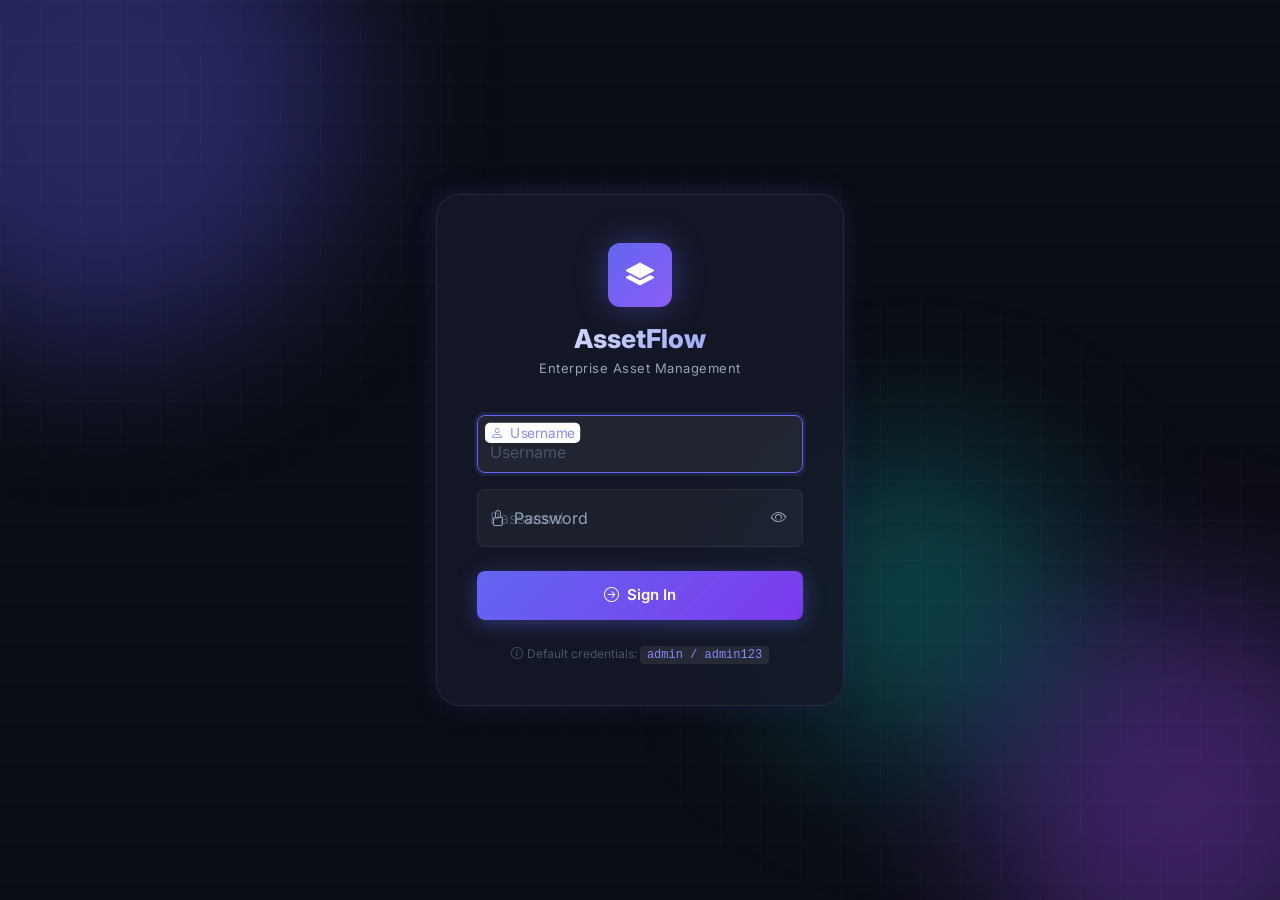
<file: src/main/resources/static/index.html>
<!DOCTYPE html>
<html lang="en">
<head>
  <meta charset="UTF-8" />
  <meta name="viewport" content="width=device-width, initial-scale=1.0" />
  <title>AssetFlow — Login</title>
  <meta name="description" content="Login to AssetFlow - the modern enterprise asset management platform." />
  <link rel="preconnect" href="https://fonts.googleapis.com" />
  <link href="https://fonts.googleapis.com/css2?family=Inter:wght@300;400;500;600;700;800&display=swap" rel="stylesheet" />
  <link href="https://cdn.jsdelivr.net/npm/bootstrap@5.3.3/dist/css/bootstrap.min.css" rel="stylesheet" />
  <link href="https://cdn.jsdelivr.net/npm/bootstrap-icons@1.11.3/font/bootstrap-icons.css" rel="stylesheet" />
  <link rel="stylesheet" href="styles.css" />
</head>
<body class="login-page">

  <!-- Animated Background -->
  <div class="login-bg">
    <div class="blob blob-1"></div>
    <div class="blob blob-2"></div>
    <div class="blob blob-3"></div>
    <div class="grid-overlay"></div>
  </div>

  <div class="login-container">
    <div class="login-card">
      <!-- Brand -->
      <div class="login-brand">
        <div class="brand-icon">
          <i class="bi bi-layers-fill"></i>
        </div>
        <h1 class="brand-name">AssetFlow</h1>
        <p class="brand-tagline">Enterprise Asset Management</p>
      </div>

      <!-- Form -->
      <form id="loginForm" autocomplete="off">
        <div class="form-floating mb-3" id="usernameGroup">
          <input
            type="text"
            class="form-control login-input"
            id="username"
            name="username"
            placeholder="Username"
            required
            autofocus
          />
          <label for="username"><i class="bi bi-person me-2"></i>Username</label>
        </div>

        <div class="form-floating mb-4" id="passwordGroup">
          <input
            type="password"
            class="form-control login-input"
            id="password"
            name="password"
            placeholder="Password"
            required
          />
          <label for="password"><i class="bi bi-lock me-2"></i>Password</label>
          <button type="button" class="btn-toggle-pw" id="togglePassword" aria-label="Toggle password visibility">
            <i class="bi bi-eye" id="togglePwIcon"></i>
          </button>
        </div>

        <div id="loginError" class="alert alert-danger login-error d-none" role="alert">
          <i class="bi bi-exclamation-triangle-fill me-2"></i>
          <span id="loginErrorMsg">Invalid credentials. Please try again.</span>
        </div>

        <button type="submit" class="btn btn-login w-100" id="loginBtn">
          <span id="loginBtnText"><i class="bi bi-arrow-right-circle me-2"></i>Sign In</span>
          <span id="loginBtnSpinner" class="d-none">
            <span class="spinner-border spinner-border-sm me-2" role="status"></span>Signing in...
          </span>
        </button>
      </form>

      <div class="login-hint">
        <i class="bi bi-info-circle me-1"></i>Default credentials: <code>admin / admin123</code>
      </div>
    </div>
  </div>

  <script src="https://cdn.jsdelivr.net/npm/bootstrap@5.3.3/dist/js/bootstrap.bundle.min.js"></script>
  <script src="login.js"></script>
</body>
</html>
</file>
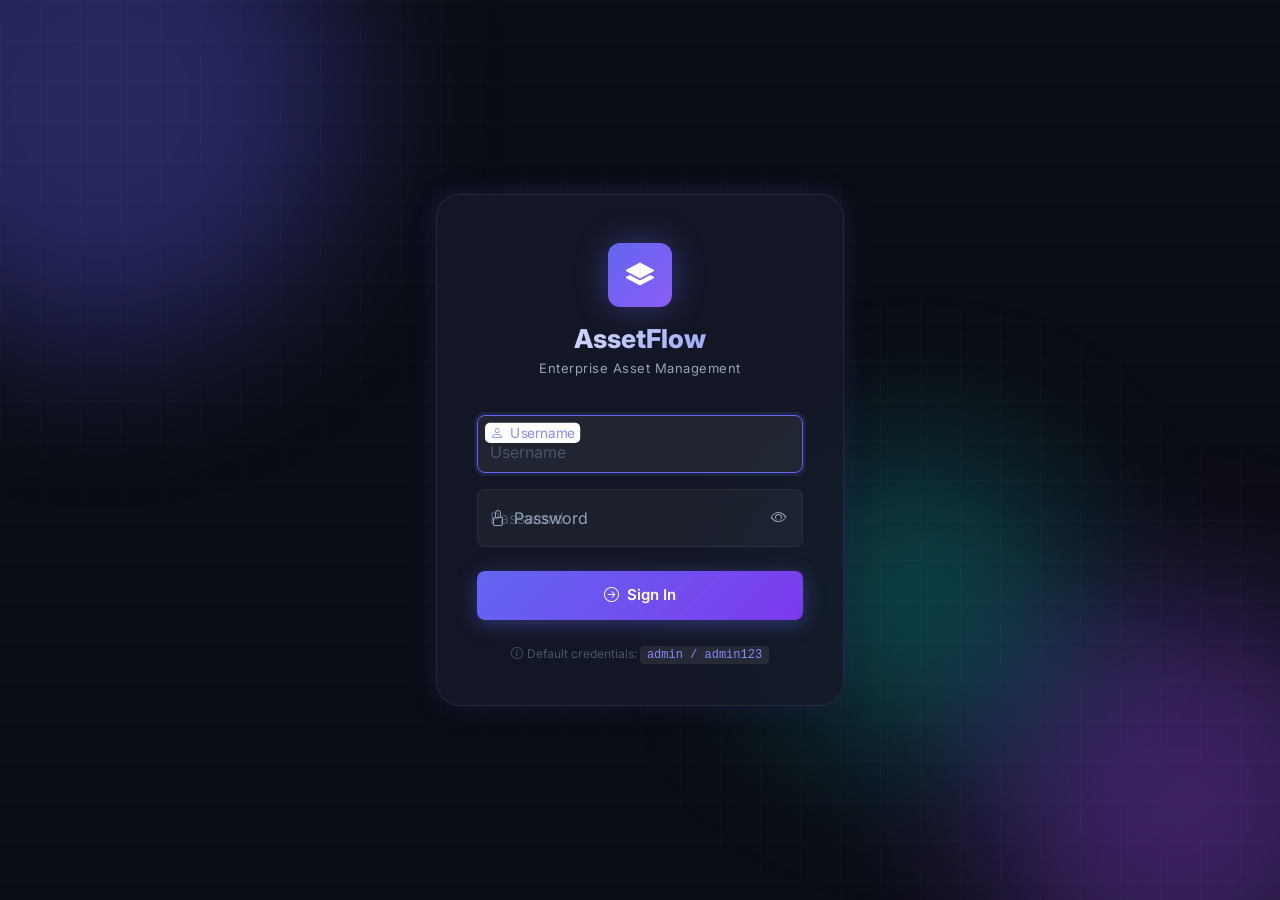
<file: src/main/resources/static/dashboard.html>
<!DOCTYPE html>
<html lang="en">
<head>
  <meta charset="UTF-8" />
  <meta name="viewport" content="width=device-width, initial-scale=1.0" />
  <title>AssetFlow — Dashboard</title>
  <meta name="description" content="AssetFlow enterprise asset management dashboard — manage assets, employees, categories, assignments and maintenance logs." />
  <link rel="preconnect" href="https://fonts.googleapis.com" />
  <link href="https://fonts.googleapis.com/css2?family=Inter:wght@300;400;500;600;700;800&display=swap" rel="stylesheet" />
  <link href="https://cdn.jsdelivr.net/npm/bootstrap@5.3.3/dist/css/bootstrap.min.css" rel="stylesheet" />
  <link href="https://cdn.jsdelivr.net/npm/bootstrap-icons@1.11.3/font/bootstrap-icons.css" rel="stylesheet" />
  <link rel="stylesheet" href="styles.css" />
</head>
<body class="dashboard-page">

  <!-- ════════════════════ SIDEBAR ════════════════════ -->
  <aside class="sidebar" id="sidebar">
    <div class="sidebar-header">
      <div class="brand-mark">
        <i class="bi bi-layers-fill"></i>
      </div>
      <div class="brand-text">
        <span class="brand-title">AssetFlow</span>
        <span class="brand-sub">Management</span>
      </div>
      <button class="sidebar-toggle-btn d-lg-none" id="sidebarClose">
        <i class="bi bi-x-lg"></i>
      </button>
    </div>

    <nav class="sidebar-nav" role="navigation" aria-label="Main navigation">
      <div class="nav-section-label">Overview</div>
      <a href="#" class="nav-item active" data-page="dashboard" id="nav-dashboard">
        <i class="bi bi-grid-1x2-fill"></i>
        <span>Dashboard</span>
      </a>

      <div class="nav-section-label">Management</div>
      <a href="#" class="nav-item" data-page="assets" id="nav-assets">
        <i class="bi bi-cpu-fill"></i>
        <span>Assets</span>
      </a>
      <a href="#" class="nav-item" data-page="categories" id="nav-categories">
        <i class="bi bi-tags-fill"></i>
        <span>Categories</span>
      </a>
      <a href="#" class="nav-item" data-page="employees" id="nav-employees">
        <i class="bi bi-people-fill"></i>
        <span>Employees</span>
      </a>
      <a href="#" class="nav-item" data-page="assignments" id="nav-assignments">
        <i class="bi bi-arrow-left-right"></i>
        <span>Assignments</span>
      </a>
      <a href="#" class="nav-item" data-page="maintenance" id="nav-maintenance">
        <i class="bi bi-tools"></i>
        <span>Maintenance</span>
      </a>
    </nav>

    <div class="sidebar-footer">
      <div class="user-info">
        <div class="user-avatar">
          <i class="bi bi-person-fill"></i>
        </div>
        <div class="user-details">
          <span class="user-name" id="sidebarUsername">Admin</span>
          <span class="user-role">Administrator</span>
        </div>
      </div>
      <button class="btn-logout" id="logoutBtn" title="Logout">
        <i class="bi bi-box-arrow-right"></i>
      </button>
    </div>
  </aside>

  <!-- Sidebar overlay for mobile -->
  <div class="sidebar-overlay d-lg-none" id="sidebarOverlay"></div>

  <!-- ════════════════════ MAIN CONTENT ════════════════════ -->
  <main class="main-content" id="mainContent">

    <!-- Topbar -->
    <header class="topbar">
      <button class="sidebar-toggle-btn d-lg-none" id="sidebarOpen">
        <i class="bi bi-list"></i>
      </button>
      <div class="topbar-title">
        <h2 id="pageTitle">Dashboard</h2>
        <span id="pageBreadcrumb" class="page-breadcrumb">Overview of your asset portfolio</span>
      </div>
      <div class="topbar-actions">
        <button class="btn-icon" id="refreshBtn" title="Refresh data">
          <i class="bi bi-arrow-clockwise"></i>
        </button>
        <div class="topbar-user">
          <div class="user-avatar-sm">
            <i class="bi bi-person-fill"></i>
          </div>
          <span id="topbarUsername">Admin</span>
        </div>
      </div>
    </header>

    <!-- Toast container -->
    <div class="toast-container position-fixed top-0 end-0 p-3" style="z-index:9999">
      <div id="appToast" class="toast align-items-center border-0" role="alert" aria-live="assertive">
        <div class="d-flex">
          <div class="toast-body" id="toastMsg">Action completed successfully.</div>
          <button type="button" class="btn-close btn-close-white me-2 m-auto" data-bs-dismiss="toast"></button>
        </div>
      </div>
    </div>

    <!-- Page content wrapper -->
    <div class="content-area" id="contentArea">

      <!-- ─── DASHBOARD PAGE ─── -->
      <section id="page-dashboard" class="page-section">
        <!-- Stats row -->
        <div class="row g-4 mb-4" id="statsRow">
          <div class="col-12 col-sm-6 col-xl-3">
            <div class="stat-card stat-card--blue">
              <div class="stat-icon"><i class="bi bi-cpu-fill"></i></div>
              <div class="stat-body">
                <div class="stat-number" id="stat-assets">—</div>
                <div class="stat-label">Total Assets</div>
              </div>
              <div class="stat-trend"><i class="bi bi-graph-up-arrow"></i></div>
            </div>
          </div>
          <div class="col-12 col-sm-6 col-xl-3">
            <div class="stat-card stat-card--purple">
              <div class="stat-icon"><i class="bi bi-people-fill"></i></div>
              <div class="stat-body">
                <div class="stat-number" id="stat-employees">—</div>
                <div class="stat-label">Employees</div>
              </div>
              <div class="stat-trend"><i class="bi bi-graph-up-arrow"></i></div>
            </div>
          </div>
          <div class="col-12 col-sm-6 col-xl-3">
            <div class="stat-card stat-card--teal">
              <div class="stat-icon"><i class="bi bi-arrow-left-right"></i></div>
              <div class="stat-body">
                <div class="stat-number" id="stat-assignments">—</div>
                <div class="stat-label">Assignments</div>
              </div>
              <div class="stat-trend"><i class="bi bi-graph-up-arrow"></i></div>
            </div>
          </div>
          <div class="col-12 col-sm-6 col-xl-3">
            <div class="stat-card stat-card--orange">
              <div class="stat-icon"><i class="bi bi-tools"></i></div>
              <div class="stat-body">
                <div class="stat-number" id="stat-maintenance">—</div>
                <div class="stat-label">Maintenance Logs</div>
              </div>
              <div class="stat-trend"><i class="bi bi-graph-up-arrow"></i></div>
            </div>
          </div>
        </div>

        <!-- Recent Assets & Quick Actions -->
        <div class="row g-4">
          <div class="col-12 col-lg-8">
            <div class="content-card">
              <div class="card-header-custom">
                <h3 class="card-title"><i class="bi bi-clock-history me-2"></i>Recent Assets</h3>
                <button class="btn-text-link" data-page="assets">View all <i class="bi bi-arrow-right"></i></button>
              </div>
              <div id="recentAssetsList" class="table-responsive">
                <div class="loading-state"><div class="spinner-border text-primary" role="status"></div></div>
              </div>
            </div>
          </div>
          <div class="col-12 col-lg-4">
            <div class="content-card quick-actions-card">
              <div class="card-header-custom">
                <h3 class="card-title"><i class="bi bi-lightning-charge-fill me-2"></i>Quick Actions</h3>
              </div>
              <div class="quick-actions">
                <button class="quick-action-btn" data-page="assets" data-action="add">
                  <div class="qa-icon qa-icon--blue"><i class="bi bi-plus-circle-fill"></i></div>
                  <span>Add Asset</span>
                  <i class="bi bi-chevron-right ms-auto"></i>
                </button>
                <button class="quick-action-btn" data-page="employees" data-action="add">
                  <div class="qa-icon qa-icon--purple"><i class="bi bi-person-plus-fill"></i></div>
                  <span>Add Employee</span>
                  <i class="bi bi-chevron-right ms-auto"></i>
                </button>
                <button class="quick-action-btn" data-page="assignments" data-action="add">
                  <div class="qa-icon qa-icon--teal"><i class="bi bi-arrow-left-right"></i></div>
                  <span>New Assignment</span>
                  <i class="bi bi-chevron-right ms-auto"></i>
                </button>
                <button class="quick-action-btn" data-page="maintenance" data-action="add">
                  <div class="qa-icon qa-icon--orange"><i class="bi bi-wrench-adjustable-circle-fill"></i></div>
                  <span>Log Maintenance</span>
                  <i class="bi bi-chevron-right ms-auto"></i>
                </button>
                <button class="quick-action-btn" data-page="categories" data-action="add">
                  <div class="qa-icon qa-icon--pink"><i class="bi bi-tag-fill"></i></div>
                  <span>Add Category</span>
                  <i class="bi bi-chevron-right ms-auto"></i>
                </button>
              </div>
            </div>
          </div>
        </div>
      </section>

      <!-- ─── ASSETS PAGE ─── -->
      <section id="page-assets" class="page-section d-none">
        <div class="content-card">
          <div class="card-header-custom">
            <h3 class="card-title"><i class="bi bi-cpu-fill me-2"></i>Assets</h3>
            <button class="btn btn-primary-glow" id="btnAddAsset">
              <i class="bi bi-plus-lg me-1"></i>Add Asset
            </button>
          </div>
          <div class="search-bar mb-3">
            <i class="bi bi-search"></i>
            <input type="text" class="search-input" id="assetSearch" placeholder="Search assets…" />
          </div>
          <div class="table-responsive" id="assetsTableWrap">
            <div class="loading-state"><div class="spinner-border text-primary" role="status"></div></div>
          </div>
        </div>
      </section>

      <!-- ─── CATEGORIES PAGE ─── -->
      <section id="page-categories" class="page-section d-none">
        <div class="content-card">
          <div class="card-header-custom">
            <h3 class="card-title"><i class="bi bi-tags-fill me-2"></i>Categories</h3>
            <button class="btn btn-primary-glow" id="btnAddCategory">
              <i class="bi bi-plus-lg me-1"></i>Add Category
            </button>
          </div>
          <div class="search-bar mb-3">
            <i class="bi bi-search"></i>
            <input type="text" class="search-input" id="categorySearch" placeholder="Search categories…" />
          </div>
          <div class="table-responsive" id="categoriesTableWrap">
            <div class="loading-state"><div class="spinner-border text-primary" role="status"></div></div>
          </div>
        </div>
      </section>

      <!-- ─── EMPLOYEES PAGE ─── -->
      <section id="page-employees" class="page-section d-none">
        <div class="content-card">
          <div class="card-header-custom">
            <h3 class="card-title"><i class="bi bi-people-fill me-2"></i>Employees</h3>
            <button class="btn btn-primary-glow" id="btnAddEmployee">
              <i class="bi bi-plus-lg me-1"></i>Add Employee
            </button>
          </div>
          <div class="search-bar mb-3">
            <i class="bi bi-search"></i>
            <input type="text" class="search-input" id="employeeSearch" placeholder="Search employees…" />
          </div>
          <div class="table-responsive" id="employeesTableWrap">
            <div class="loading-state"><div class="spinner-border text-primary" role="status"></div></div>
          </div>
        </div>
      </section>

      <!-- ─── ASSIGNMENTS PAGE ─── -->
      <section id="page-assignments" class="page-section d-none">
        <div class="content-card">
          <div class="card-header-custom">
            <h3 class="card-title"><i class="bi bi-arrow-left-right me-2"></i>Asset Assignments</h3>
            <button class="btn btn-primary-glow" id="btnAddAssignment">
              <i class="bi bi-plus-lg me-1"></i>New Assignment
            </button>
          </div>
          <div class="search-bar mb-3">
            <i class="bi bi-search"></i>
            <input type="text" class="search-input" id="assignmentSearch" placeholder="Search assignments…" />
          </div>
          <div class="table-responsive" id="assignmentsTableWrap">
            <div class="loading-state"><div class="spinner-border text-primary" role="status"></div></div>
          </div>
        </div>
      </section>

      <!-- ─── MAINTENANCE PAGE ─── -->
      <section id="page-maintenance" class="page-section d-none">
        <div class="content-card">
          <div class="card-header-custom">
            <h3 class="card-title"><i class="bi bi-tools me-2"></i>Maintenance Logs</h3>
            <button class="btn btn-primary-glow" id="btnAddMaintenance">
              <i class="bi bi-plus-lg me-1"></i>Log Entry
            </button>
          </div>
          <div class="search-bar mb-3">
            <i class="bi bi-search"></i>
            <input type="text" class="search-input" id="maintenanceSearch" placeholder="Search logs…" />
          </div>
          <div class="table-responsive" id="maintenanceTableWrap">
            <div class="loading-state"><div class="spinner-border text-primary" role="status"></div></div>
          </div>
        </div>
      </section>

    </div><!-- /content-area -->
  </main>

  <!-- ════════════════════ MODALS ════════════════════ -->

  <!-- Asset Modal -->
  <div class="modal fade" id="assetModal" tabindex="-1" aria-labelledby="assetModalLabel" aria-hidden="true">
    <div class="modal-dialog modal-lg modal-dialog-centered">
      <div class="modal-content modal-custom">
        <div class="modal-header modal-header-custom">
          <h5 class="modal-title" id="assetModalLabel">Add Asset</h5>
          <button type="button" class="btn-close btn-close-white" data-bs-dismiss="modal"></button>
        </div>
        <div class="modal-body">
          <form id="assetForm">
            <input type="hidden" id="assetId" />
            <div class="row g-3">
              <div class="col-md-6">
                <label class="form-label" for="assetName">Asset Name <span class="text-danger">*</span></label>
                <input type="text" class="form-control form-control-custom" id="assetName" placeholder="e.g. Dell Laptop XPS 15" />
              </div>
              <div class="col-md-6">
                <label class="form-label" for="assetSerial">Serial Number <span class="text-danger">*</span></label>
                <input type="text" class="form-control form-control-custom" id="assetSerial" placeholder="e.g. SN-2024-001" />
              </div>
              <div class="col-md-6">
                <label class="form-label" for="assetStatus">Status <span class="text-danger">*</span></label>
                <select class="form-select form-control-custom" id="assetStatus">
                  <option value="">Select status…</option>
                  <option value="Available">Available</option>
                  <option value="Assigned">Assigned</option>
                  <option value="Under Maintenance">Under Maintenance</option>
                </select>
              </div>
              <div class="col-md-6">
                <label class="form-label" for="assetCategory">Category <span class="text-danger">*</span></label>
                <select class="form-select form-control-custom" id="assetCategory">
                  <option value="">Select category…</option>
                </select>
              </div>
              <div class="col-md-6">
                <label class="form-label" for="assetPrice">Price</label>
                <input type="number" step="0.01" class="form-control form-control-custom" id="assetPrice" placeholder="e.g. 1200.00" />
              </div>
              <div class="col-md-6">
                <label class="form-label" for="assetPurchasePrice">Purchase Price</label>
                <input type="number" step="0.01" class="form-control form-control-custom" id="assetPurchasePrice" placeholder="e.g. 1100.00" />
              </div>
              <div class="col-md-6">
                <label class="form-label" for="assetPurchaseDate">Purchase Date</label>
                <input type="date" class="form-control form-control-custom" id="assetPurchaseDate" />
              </div>
            </div>
          </form>
        </div>
        <div class="modal-footer modal-footer-custom">
          <button type="button" class="btn btn-outline-secondary" data-bs-dismiss="modal">Cancel</button>
          <button type="button" class="btn btn-primary-glow" id="saveAssetBtn">
            <i class="bi bi-check-circle me-1"></i>Save Asset
          </button>
        </div>
      </div>
    </div>
  </div>

  <!-- Category Modal -->
  <div class="modal fade" id="categoryModal" tabindex="-1" aria-labelledby="categoryModalLabel" aria-hidden="true">
    <div class="modal-dialog modal-dialog-centered">
      <div class="modal-content modal-custom">
        <div class="modal-header modal-header-custom">
          <h5 class="modal-title" id="categoryModalLabel">Add Category</h5>
          <button type="button" class="btn-close btn-close-white" data-bs-dismiss="modal"></button>
        </div>
        <div class="modal-body">
          <form id="categoryForm">
            <input type="hidden" id="categoryId" />
            <div class="mb-3">
              <label class="form-label" for="categoryName">Name <span class="text-danger">*</span></label>
              <input type="text" class="form-control form-control-custom" id="categoryName" placeholder="e.g. Laptops" />
            </div>
            <div class="mb-3">
              <label class="form-label" for="categoryDescription">Description</label>
              <textarea class="form-control form-control-custom" id="categoryDescription" rows="3" placeholder="Brief description…"></textarea>
            </div>
          </form>
        </div>
        <div class="modal-footer modal-footer-custom">
          <button type="button" class="btn btn-outline-secondary" data-bs-dismiss="modal">Cancel</button>
          <button type="button" class="btn btn-primary-glow" id="saveCategoryBtn">
            <i class="bi bi-check-circle me-1"></i>Save Category
          </button>
        </div>
      </div>
    </div>
  </div>

  <!-- Employee Modal -->
  <div class="modal fade" id="employeeModal" tabindex="-1" aria-labelledby="employeeModalLabel" aria-hidden="true">
    <div class="modal-dialog modal-dialog-centered">
      <div class="modal-content modal-custom">
        <div class="modal-header modal-header-custom">
          <h5 class="modal-title" id="employeeModalLabel">Add Employee</h5>
          <button type="button" class="btn-close btn-close-white" data-bs-dismiss="modal"></button>
        </div>
        <div class="modal-body">
          <form id="employeeForm">
            <input type="hidden" id="employeeId" />
            <div class="row g-3">
              <div class="col-12">
                <label class="form-label" for="employeeName">Full Name <span class="text-danger">*</span></label>
                <input type="text" class="form-control form-control-custom" id="employeeName" placeholder="e.g. John Doe" />
              </div>
              <div class="col-md-6">
                <label class="form-label" for="employeeEmail">Email <span class="text-danger">*</span></label>
                <input type="text" class="form-control form-control-custom" id="employeeEmail" placeholder="john@company.com" />
              </div>
              <div class="col-md-6">
                <label class="form-label" for="employeeCompany">Company <span class="text-danger">*</span></label>
                <input type="text" class="form-control form-control-custom" id="employeeCompany" placeholder="e.g. Wipro" />
              </div>
            </div>
          </form>
        </div>
        <div class="modal-footer modal-footer-custom">
          <button type="button" class="btn btn-outline-secondary" data-bs-dismiss="modal">Cancel</button>
          <button type="button" class="btn btn-primary-glow" id="saveEmployeeBtn">
            <i class="bi bi-check-circle me-1"></i>Save Employee
          </button>
        </div>
      </div>
    </div>
  </div>

  <!-- Assignment Modal -->
  <div class="modal fade" id="assignmentModal" tabindex="-1" aria-labelledby="assignmentModalLabel" aria-hidden="true">
    <div class="modal-dialog modal-dialog-centered">
      <div class="modal-content modal-custom">
        <div class="modal-header modal-header-custom">
          <h5 class="modal-title" id="assignmentModalLabel">New Assignment</h5>
          <button type="button" class="btn-close btn-close-white" data-bs-dismiss="modal"></button>
        </div>
        <div class="modal-body">
          <form id="assignmentForm">
            <input type="hidden" id="assignmentId" />
            <div class="row g-3">
              <div class="col-md-6">
                <label class="form-label" for="assignmentAsset">Asset <span class="text-danger">*</span></label>
                <select class="form-select form-control-custom" id="assignmentAsset">
                  <option value="">Select asset…</option>
                </select>
              </div>
              <div class="col-md-6">
                <label class="form-label" for="assignmentEmployee">Employee <span class="text-danger">*</span></label>
                <select class="form-select form-control-custom" id="assignmentEmployee">
                  <option value="">Select employee…</option>
                </select>
              </div>
              <div class="col-md-6">
                <label class="form-label" for="assignedDate">Assigned Date <span class="text-danger">*</span></label>
                <input type="date" class="form-control form-control-custom" id="assignedDate" />
              </div>
              <div class="col-md-6">
                <label class="form-label" for="returnDate">Return Date</label>
                <input type="date" class="form-control form-control-custom" id="returnDate" />
              </div>
            </div>
          </form>
        </div>
        <div class="modal-footer modal-footer-custom">
          <button type="button" class="btn btn-outline-secondary" data-bs-dismiss="modal">Cancel</button>
          <button type="button" class="btn btn-primary-glow" id="saveAssignmentBtn">
            <i class="bi bi-check-circle me-1"></i>Save Assignment
          </button>
        </div>
      </div>
    </div>
  </div>

  <!-- Maintenance Modal -->
  <div class="modal fade" id="maintenanceModal" tabindex="-1" aria-labelledby="maintenanceModalLabel" aria-hidden="true">
    <div class="modal-dialog modal-dialog-centered">
      <div class="modal-content modal-custom">
        <div class="modal-header modal-header-custom">
          <h5 class="modal-title" id="maintenanceModalLabel">Log Maintenance</h5>
          <button type="button" class="btn-close btn-close-white" data-bs-dismiss="modal"></button>
        </div>
        <div class="modal-body">
          <form id="maintenanceForm">
            <input type="hidden" id="maintenanceId" />
            <div class="row g-3">
              <div class="col-12">
                <label class="form-label" for="maintenanceAsset">Asset <span class="text-danger">*</span></label>
                <select class="form-select form-control-custom" id="maintenanceAsset">
                  <option value="">Select asset…</option>
                </select>
              </div>
              <div class="col-md-6">
                <label class="form-label" for="maintenanceDate">Maintenance Date</label>
                <input type="date" class="form-control form-control-custom" id="maintenanceDate" />
              </div>
              <div class="col-md-6">
                <label class="form-label" for="maintenanceStatus">Status</label>
                <select class="form-select form-control-custom" id="maintenanceStatus">
                  <option value="Pending">Pending</option>
                  <option value="In Progress">In Progress</option>
                  <option value="Repaired">Repaired</option>
                  <option value="Rejected">Rejected</option>
                </select>
              </div>
              <div class="col-12">
                <label class="form-label" for="maintenanceDescription">Description <span class="text-danger">*</span></label>
                <textarea class="form-control form-control-custom" id="maintenanceDescription" rows="3" placeholder="Describe the maintenance work…"></textarea>
              </div>
              <div class="col-12 d-none" id="rejectionMessageWrap">
                <label class="form-label" for="maintenanceRejectionMessage">Rejection Reason <span class="text-danger">*</span></label>
                <textarea class="form-control form-control-custom" id="maintenanceRejectionMessage" rows="2" placeholder="Enter reason for rejection…"></textarea>
              </div>
            </div>
          </form>
        </div>
        <div class="modal-footer modal-footer-custom">
          <button type="button" class="btn btn-outline-secondary" data-bs-dismiss="modal">Cancel</button>
          <button type="button" class="btn btn-primary-glow" id="saveMaintenanceBtn">
            <i class="bi bi-check-circle me-1"></i>Save Log
          </button>
        </div>
      </div>
    </div>
  </div>

  <!-- Reject Reason Modal -->
  <div class="modal fade" id="rejectModal" tabindex="-1" aria-hidden="true">
    <div class="modal-dialog modal-dialog-centered modal-sm">
      <div class="modal-content modal-custom">
        <div class="modal-header modal-header-custom">
          <h5 class="modal-title"><i class="bi bi-x-circle-fill me-2 text-danger"></i>Reject Request</h5>
          <button type="button" class="btn-close btn-close-white" data-bs-dismiss="modal"></button>
        </div>
        <div class="modal-body">
          <label class="form-label">Reason <span class="text-danger">*</span></label>
          <textarea class="form-control form-control-custom" id="rejectMessageInput" rows="3" placeholder="Enter rejection reason…"></textarea>
          <div class="invalid-feedback">Reason is required.</div>
        </div>
        <div class="modal-footer modal-footer-custom">
          <button type="button" class="btn btn-outline-secondary" data-bs-dismiss="modal">Cancel</button>
          <button type="button" class="btn btn-danger-glow" id="confirmRejectBtn">Reject</button>
        </div>
      </div>
    </div>
  </div>

  <!-- Delete Confirm Modal -->
  <div class="modal fade" id="deleteModal" tabindex="-1" aria-labelledby="deleteModalLabel" aria-hidden="true">
    <div class="modal-dialog modal-dialog-centered modal-sm">
      <div class="modal-content modal-custom">
        <div class="modal-body text-center p-4">
          <div class="delete-icon-wrap mb-3">
            <i class="bi bi-trash3-fill"></i>
          </div>
          <h5 class="mb-2">Delete Record?</h5>
          <p class="text-muted small mb-4">This action cannot be undone.</p>
          <div class="d-flex gap-2 justify-content-center">
            <button type="button" class="btn btn-outline-secondary px-4" data-bs-dismiss="modal">Cancel</button>
            <button type="button" class="btn btn-danger-glow px-4" id="confirmDeleteBtn">Delete</button>
          </div>
        </div>
      </div>
    </div>
  </div>

  <script src="https://cdn.jsdelivr.net/npm/bootstrap@5.3.3/dist/js/bootstrap.bundle.min.js"></script>
  <script src="api.js"></script>
  <script src="dashboard.js"></script>
  <script src="assets.js"></script>
  <script src="categories.js"></script>
  <script src="employees.js"></script>
  <script src="assignments.js"></script>
  <script src="maintenance.js"></script>
  <script src="init.js"></script>
</body>
</html>
</file>
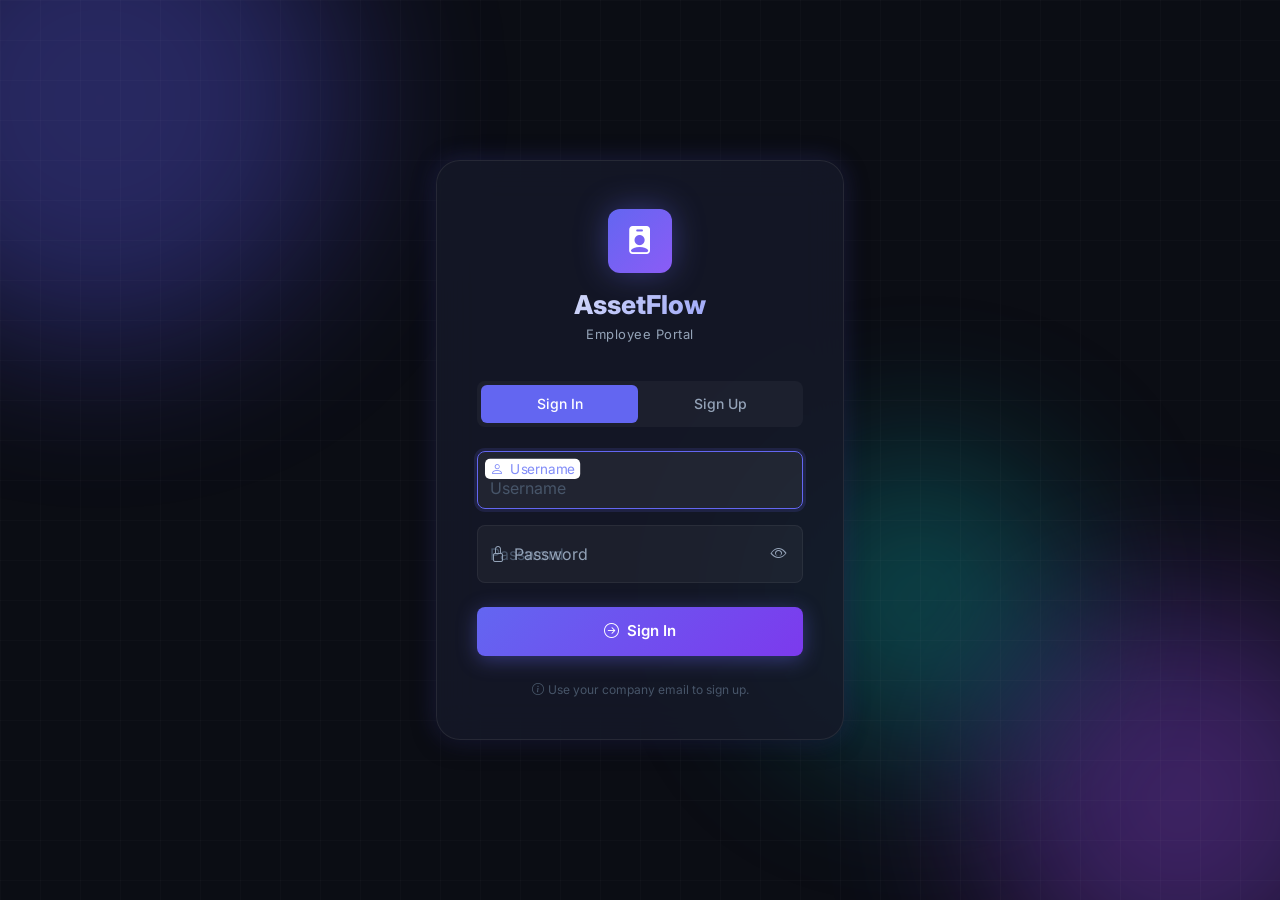
<file: src/main/resources/static/user-dashboard.html>
<!DOCTYPE html>
<html lang="en">
<head>
  <meta charset="UTF-8" />
  <meta name="viewport" content="width=device-width, initial-scale=1.0" />
  <title>AssetFlow — My Assets</title>
  <link rel="preconnect" href="https://fonts.googleapis.com" />
  <link href="https://fonts.googleapis.com/css2?family=Inter:wght@300;400;500;600;700;800&display=swap" rel="stylesheet" />
  <link href="https://cdn.jsdelivr.net/npm/bootstrap@5.3.3/dist/css/bootstrap.min.css" rel="stylesheet" />
  <link href="https://cdn.jsdelivr.net/npm/bootstrap-icons@1.11.3/font/bootstrap-icons.css" rel="stylesheet" />
  <link rel="stylesheet" href="styles.css" />
</head>
<body class="dashboard-page">

  <!-- SIDEBAR -->
  <aside class="sidebar" id="sidebar">
    <div class="sidebar-header">
      <div class="brand-mark">
        <i class="bi bi-layers-fill"></i>
      </div>
      <div class="brand-text">
        <span class="brand-title">AssetFlow</span>
        <span class="brand-sub">Employee Portal</span>
      </div>
      <button class="sidebar-toggle-btn d-lg-none" id="sidebarClose">
        <i class="bi bi-x-lg"></i>
      </button>
    </div>

    <nav class="sidebar-nav" role="navigation">
      <div class="nav-section-label">My Account</div>
      <a href="#" class="nav-item active" id="nav-myassets">
        <i class="bi bi-box-seam-fill"></i>
        <span>My Assets</span>
      </a>
      <a href="#" class="nav-item" id="nav-maintenance">
        <i class="bi bi-tools"></i>
        <span>Maintenance History</span>
      </a>
    </nav>

    <div class="sidebar-footer">
      <div class="user-info">
        <div class="user-avatar">
          <i class="bi bi-person-fill"></i>
        </div>
        <div class="user-details">
          <span class="user-name" id="sidebarUsername">User</span>
          <span class="user-role">Employee</span>
        </div>
      </div>
      <button class="btn-logout" id="logoutBtn" title="Logout">
        <i class="bi bi-box-arrow-right"></i>
      </button>
    </div>
  </aside>

  <div class="sidebar-overlay d-lg-none" id="sidebarOverlay"></div>

  <!-- MAIN CONTENT -->
  <main class="main-content" id="mainContent">

    <header class="topbar">
      <button class="sidebar-toggle-btn d-lg-none" id="sidebarOpen">
        <i class="bi bi-list"></i>
      </button>
      <div class="topbar-title">
        <h2 id="pageTitle">My Assets</h2>
        <span class="page-breadcrumb">Assets currently assigned to you</span>
      </div>
      <div class="topbar-actions">
        <button class="btn-icon" id="refreshBtn" title="Refresh">
          <i class="bi bi-arrow-clockwise"></i>
        </button>
        <div class="topbar-user">
          <div class="user-avatar-sm">
            <i class="bi bi-person-fill"></i>
          </div>
          <span id="topbarUsername">User</span>
        </div>
      </div>
    </header>

    <!-- Toast -->
    <div class="toast-container position-fixed top-0 end-0 p-3" style="z-index:9999">
      <div id="appToast" class="toast align-items-center border-0" role="alert">
        <div class="d-flex">
          <div class="toast-body" id="toastMsg">Done.</div>
          <button type="button" class="btn-close btn-close-white me-2 m-auto" data-bs-dismiss="toast"></button>
        </div>
      </div>
    </div>

    <div class="content-area">

      <!-- Summary card -->
      <div class="row g-4 mb-4">
        <div class="col-12 col-sm-4">
          <div class="stat-card stat-card--blue">
            <div class="stat-icon"><i class="bi bi-box-seam-fill"></i></div>
            <div class="stat-body">
              <div class="stat-number" id="stat-total">—</div>
              <div class="stat-label">Total Assigned</div>
            </div>
          </div>
        </div>
        <div class="col-12 col-sm-4">
          <div class="stat-card stat-card--teal">
            <div class="stat-icon"><i class="bi bi-check-circle-fill"></i></div>
            <div class="stat-body">
              <div class="stat-number" id="stat-active">—</div>
              <div class="stat-label">Active</div>
            </div>
          </div>
        </div>
        <div class="col-12 col-sm-4">
          <div class="stat-card stat-card--orange">
            <div class="stat-icon"><i class="bi bi-tools"></i></div>
            <div class="stat-body">
              <div class="stat-number" id="stat-maintenance">—</div>
              <div class="stat-label">Under Maintenance</div>
            </div>
          </div>
        </div>
      </div>

      <!-- Assets table -->
      <div id="section-myassets">
        <div class="content-card">
          <div class="card-header-custom">
            <h3 class="card-title"><i class="bi bi-box-seam-fill me-2"></i>Assigned Assets</h3>
          </div>
          <div class="search-bar mb-3">
            <i class="bi bi-search"></i>
            <input type="text" class="search-input" id="assetSearch" placeholder="Search assets…" />
          </div>
          <div class="table-responsive" id="assetsTableWrap">
            <div class="loading-state">
              <div class="spinner-border text-primary" role="status"></div>
            </div>
          </div>
        </div>
      </div>

      <!-- Maintenance History section -->
      <div id="section-maintenance" class="d-none">
        <div class="content-card">
          <div class="card-header-custom">
            <h3 class="card-title"><i class="bi bi-tools me-2"></i>Maintenance History</h3>
          </div>
          <div class="search-bar mb-3">
            <i class="bi bi-search"></i>
            <input type="text" class="search-input" id="maintSearch" placeholder="Search requests…" />
          </div>
          <div class="table-responsive" id="maintHistoryWrap">
            <div class="loading-state">
              <div class="spinner-border text-primary" role="status"></div>
            </div>
          </div>
        </div>
      </div>

    </div>
  </main>

  <!-- Maintenance Modal -->
  <div class="modal fade" id="maintenanceModal" tabindex="-1" aria-labelledby="maintenanceModalLabel" aria-hidden="true">
    <div class="modal-dialog modal-dialog-centered">
      <div class="modal-content modal-custom">
        <div class="modal-header modal-header-custom">
          <h5 class="modal-title" id="maintenanceModalLabel"><i class="bi bi-tools me-2"></i>Report Maintenance</h5>
          <button type="button" class="btn-close btn-close-white" data-bs-dismiss="modal"></button>
        </div>
        <div class="modal-body">
          <form id="maintenanceForm">
            <input type="hidden" id="maintAssetId" />
            <div class="mb-3">
              <label class="form-label">Asset</label>
              <input type="text" class="form-control form-control-custom" id="maintAssetName" readonly />
            </div>
            <div class="mb-3">
              <label class="form-label" for="maintDesc">Description <span class="text-danger">*</span></label>
              <textarea class="form-control form-control-custom" id="maintDesc" rows="4"
                placeholder="Describe the issue or maintenance needed…"></textarea>
            </div>
          </form>
        </div>
        <div class="modal-footer modal-footer-custom">
          <button type="button" class="btn btn-outline-secondary" data-bs-dismiss="modal">Cancel</button>
          <button type="button" class="btn btn-primary-glow" id="submitMaintenanceBtn">
            <i class="bi bi-send me-1"></i>Submit
          </button>
        </div>
      </div>
    </div>
  </div>

  <script src="https://cdn.jsdelivr.net/npm/bootstrap@5.3.3/dist/js/bootstrap.bundle.min.js"></script>
  <script src="user-dashboard.js"></script>
</body>
</html>
</file>
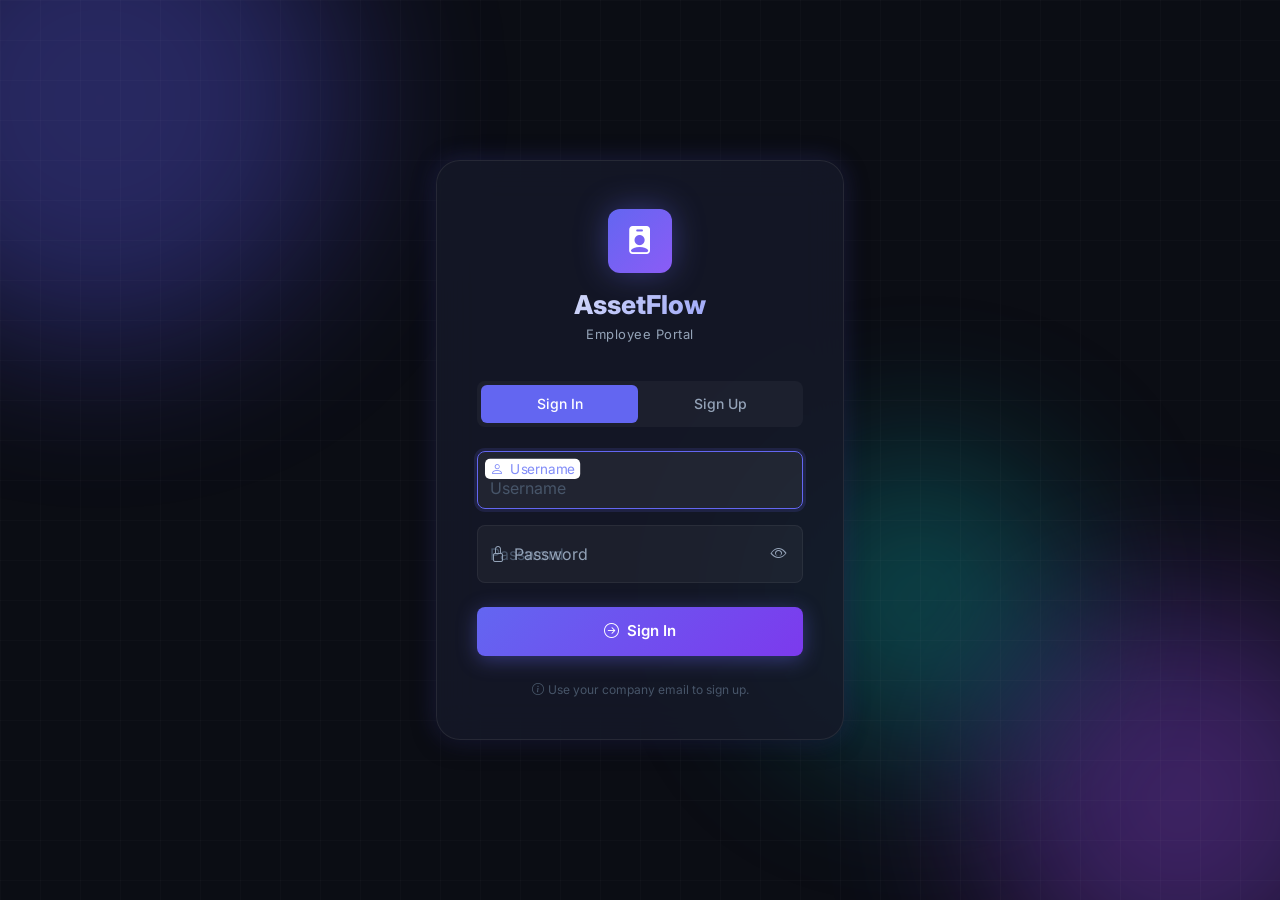
<file: src/main/resources/static/user-portal.html>
<!DOCTYPE html>
<html lang="en">
<head>
  <meta charset="UTF-8" />
  <meta name="viewport" content="width=device-width, initial-scale=1.0" />
  <title>AssetFlow — Employee Portal</title>
  <link rel="preconnect" href="https://fonts.googleapis.com" />
  <link href="https://fonts.googleapis.com/css2?family=Inter:wght@300;400;500;600;700;800&display=swap" rel="stylesheet" />
  <link href="https://cdn.jsdelivr.net/npm/bootstrap@5.3.3/dist/css/bootstrap.min.css" rel="stylesheet" />
  <link href="https://cdn.jsdelivr.net/npm/bootstrap-icons@1.11.3/font/bootstrap-icons.css" rel="stylesheet" />
  <link rel="stylesheet" href="styles.css" />
</head>
<body class="login-page">

  <!-- Toast notification -->
  <div class="toast-container position-fixed top-0 end-0 p-3" style="z-index:9999">
    <div id="appToast" class="toast align-items-center border-0" role="alert" aria-live="assertive">
      <div class="d-flex">
        <div class="toast-body" id="toastMsg">Done.</div>
        <button type="button" class="btn-close btn-close-white me-2 m-auto" data-bs-dismiss="toast"></button>
      </div>
    </div>
  </div>

  <div class="login-bg">
    <div class="blob blob-1"></div>
    <div class="blob blob-2"></div>
    <div class="blob blob-3"></div>
    <div class="grid-overlay"></div>
  </div>

  <div class="login-container">
    <div class="login-card">
      <div class="login-brand">
        <div class="brand-icon">
          <i class="bi bi-person-badge-fill"></i>
        </div>
        <h1 class="brand-name">AssetFlow</h1>
        <p class="brand-tagline">Employee Portal</p>
      </div>

      <!-- Tabs -->
      <div class="auth-tabs">
        <button class="auth-tab active" id="tabLogin">Sign In</button>
        <button class="auth-tab" id="tabRegister">Sign Up</button>
      </div>

      <!-- Login Form -->
      <form id="loginForm" autocomplete="off">
        <div class="form-floating mb-3">
          <input type="text" class="form-control login-input" id="username" placeholder="Username" required autofocus />
          <label for="username"><i class="bi bi-person me-2"></i>Username</label>
        </div>
        <div class="form-floating mb-4">
          <input type="password" class="form-control login-input" id="password" placeholder="Password" required />
          <label for="password"><i class="bi bi-lock me-2"></i>Password</label>
          <button type="button" class="btn-toggle-pw" id="togglePassword">
            <i class="bi bi-eye" id="togglePwIcon"></i>
          </button>
        </div>
        <div id="loginError" class="alert alert-danger login-error d-none" role="alert">
          <i class="bi bi-exclamation-triangle-fill me-2"></i>
          <span id="loginErrorMsg">Invalid credentials.</span>
        </div>
        <button type="submit" class="btn btn-login w-100" id="loginBtn">
          <span id="loginBtnText"><i class="bi bi-arrow-right-circle me-2"></i>Sign In</span>
          <span id="loginBtnSpinner" class="d-none">
            <span class="spinner-border spinner-border-sm me-2"></span>Signing in...
          </span>
        </button>
      </form>

      <!-- Register Form -->
      <form id="registerForm" class="d-none" autocomplete="off">
        <div class="form-floating mb-3">
          <input type="text" class="form-control login-input" id="regUsername" placeholder="Username" required />
          <label for="regUsername"><i class="bi bi-person me-2"></i>Username</label>
        </div>
        <div class="form-floating mb-3">
          <input type="email" class="form-control login-input" id="regEmail" placeholder="Work Email" required />
          <label for="regEmail"><i class="bi bi-envelope me-2"></i>Work Email</label>
        </div>
        <div class="form-floating mb-3">
          <input type="password" class="form-control login-input" id="regPassword" placeholder="Password" required />
          <label for="regPassword"><i class="bi bi-lock me-2"></i>Password</label>
        </div>
        <div class="form-floating mb-4">
          <input type="password" class="form-control login-input" id="regConfirm" placeholder="Confirm Password" required />
          <label for="regConfirm"><i class="bi bi-lock-fill me-2"></i>Confirm Password</label>
        </div>
        <div id="registerError" class="alert alert-danger login-error d-none" role="alert">
          <i class="bi bi-exclamation-triangle-fill me-2"></i>
          <span id="registerErrorMsg">Registration failed.</span>
        </div>
        <button type="submit" class="btn btn-login w-100" id="registerBtn">
          <span id="registerBtnText"><i class="bi bi-person-plus me-2"></i>Create Account</span>
          <span id="registerBtnSpinner" class="d-none">
            <span class="spinner-border spinner-border-sm me-2"></span>Creating...
          </span>
        </button>
      </form>

      <div class="login-hint" id="loginHint">
        <i class="bi bi-info-circle me-1"></i>Use your company email to sign up.
      </div>
      <div class="login-hint d-none" id="registerHint">
        <i class="bi bi-info-circle me-1"></i>Your email must match an employee record added by admin.
      </div>
    </div>
  </div>

  <script src="https://cdn.jsdelivr.net/npm/bootstrap@5.3.3/dist/js/bootstrap.bundle.min.js"></script>
  <script src="user-login.js"></script>
</body>
</html>
</file>
<file: src/main/resources/static/styles.css>
/* ═══════════════════════════════════════════════
   AssetFlow — Premium Stylesheet
   Font: Inter | Bootstrap 5.3 base
   ═══════════════════════════════════════════════ */

/* ── Variables ─────────────────────────────────── */
:root {
  --bg-base:         #0b0d14;
  --bg-surface:      #10131f;
  --bg-card:         #161929;
  --bg-card-hover:   #1c2035;
  --sidebar-w:       260px;
  --topbar-h:        64px;

  --color-primary:   #6366f1;
  --color-primary-light: #818cf8;
  --color-primary-dark:  #4f46e5;
  --color-blue:      #3b82f6;
  --color-purple:    #a855f7;
  --color-teal:      #14b8a6;
  --color-orange:    #f97316;
  --color-pink:      #ec4899;
  --color-danger:    #ef4444;
  --color-success:   #22c55e;
  --color-warning:   #eab308;

  --text-primary:    #f1f5f9;
  --text-secondary:  #94a3b8;
  --text-muted:      #475569;
  --border:          rgba(255,255,255,0.06);
  --border-focus:    rgba(99,102,241,0.5);

  --radius-sm:  8px;
  --radius-md:  12px;
  --radius-lg:  18px;
  --radius-xl:  24px;

  --shadow-card: 0 4px 24px rgba(0,0,0,0.4);
  --shadow-glow: 0 0 24px rgba(99,102,241,0.25);
  --transition: 0.22s cubic-bezier(0.4,0,0.2,1);
}

*, *::before, *::after { box-sizing: border-box; }

html { scroll-behavior: smooth; }

body {
  font-family: 'Inter', system-ui, sans-serif;
  background: var(--bg-base);
  color: var(--text-primary);
  margin: 0;
  line-height: 1.6;
  -webkit-font-smoothing: antialiased;
}

/* ════════════════════════════════════════════════
   LOGIN PAGE
   ════════════════════════════════════════════════ */
.login-page {
  min-height: 100vh;
  display: flex;
  align-items: center;
  justify-content: center;
  overflow: hidden;
  position: relative;
}

/* Animated blobs */
.login-bg {
  position: fixed;
  inset: 0;
  z-index: 0;
  pointer-events: none;
}
.blob {
  position: absolute;
  border-radius: 50%;
  filter: blur(80px);
  opacity: 0.35;
  animation: blobFloat 8s ease-in-out infinite alternate;
}
.blob-1 {
  width: 500px; height: 500px;
  background: radial-gradient(circle, #6366f1, #4f46e5);
  top: -150px; left: -150px;
  animation-delay: 0s;
}
.blob-2 {
  width: 400px; height: 400px;
  background: radial-gradient(circle, #a855f7, #7c3aed);
  bottom: -100px; right: -100px;
  animation-delay: -3s;
}
.blob-3 {
  width: 300px; height: 300px;
  background: radial-gradient(circle, #14b8a6, #0891b2);
  top: 50%; left: 60%;
  animation-delay: -5s;
}
@keyframes blobFloat {
  from { transform: translate(0, 0) scale(1); }
  to   { transform: translate(30px, -30px) scale(1.08); }
}

.grid-overlay {
  position: absolute;
  inset: 0;
  background-image:
    linear-gradient(rgba(255,255,255,0.02) 1px, transparent 1px),
    linear-gradient(90deg, rgba(255,255,255,0.02) 1px, transparent 1px);
  background-size: 40px 40px;
}

/* Login card */
.login-container {
  position: relative;
  z-index: 1;
  width: 100%;
  max-width: 440px;
  padding: 16px;
}

.login-card {
  background: rgba(22, 25, 41, 0.85);
  backdrop-filter: blur(20px);
  border: 1px solid rgba(255,255,255,0.08);
  border-radius: var(--radius-xl);
  padding: 48px 40px 40px;
  box-shadow: var(--shadow-card), var(--shadow-glow);
  transition: opacity 0.4s, transform 0.4s;
}

.login-brand {
  text-align: center;
  margin-bottom: 36px;
}
.brand-icon {
  width: 64px; height: 64px;
  background: linear-gradient(135deg, #6366f1, #8b5cf6);
  border-radius: var(--radius-md);
  display: flex; align-items: center; justify-content: center;
  font-size: 28px; color: #fff;
  margin: 0 auto 16px;
  box-shadow: 0 0 32px rgba(99,102,241,0.4);
  animation: iconPulse 2.5s ease-in-out infinite;
}
@keyframes iconPulse {
  0%, 100% { box-shadow: 0 0 32px rgba(99,102,241,0.4); }
  50% { box-shadow: 0 0 48px rgba(99,102,241,0.7); }
}
.brand-name {
  font-size: 26px; font-weight: 800;
  background: linear-gradient(135deg, #f1f5f9, #818cf8);
  -webkit-background-clip: text;
  -webkit-text-fill-color: transparent;
  background-clip: text;
  margin: 0 0 4px;
}
.brand-tagline {
  font-size: 13px;
  color: var(--text-secondary);
  margin: 0;
  letter-spacing: 0.5px;
}

/* Login form inputs */
.login-input {
  background: rgba(255,255,255,0.04) !important;
  border: 1px solid var(--border) !important;
  color: var(--text-primary) !important;
  border-radius: var(--radius-sm) !important;
  transition: border-color var(--transition), box-shadow var(--transition) !important;
}
.login-input:focus {
  border-color: var(--color-primary) !important;
  box-shadow: 0 0 0 3px rgba(99,102,241,0.15) !important;
  background: rgba(255,255,255,0.06) !important;
}
.login-input::placeholder { color: var(--text-muted) !important; }
.form-floating label { color: var(--text-secondary) !important; }
.form-floating:focus-within label { color: var(--color-primary-light) !important; }

/* Password toggle */
.form-floating { position: relative; }
.btn-toggle-pw {
  position: absolute;
  right: 12px; top: 50%;
  transform: translateY(-50%);
  background: none;
  border: none;
  color: var(--text-secondary);
  cursor: pointer;
  z-index: 10;
  padding: 4px;
  transition: color var(--transition);
}
.btn-toggle-pw:hover { color: var(--color-primary-light); }

/* Login button */
.btn-login {
  background: linear-gradient(135deg, var(--color-primary), #7c3aed);
  border: none;
  color: #fff;
  font-weight: 600;
  font-size: 15px;
  padding: 13px;
  border-radius: var(--radius-sm);
  transition: transform var(--transition), box-shadow var(--transition), filter var(--transition);
  box-shadow: 0 4px 20px rgba(99,102,241,0.4);
}
.btn-login:hover {
  transform: translateY(-2px);
  box-shadow: 0 8px 28px rgba(99,102,241,0.55);
  filter: brightness(1.08);
  color: #fff;
}
.btn-login:active { transform: translateY(0); }

.login-error {
  background: rgba(239,68,68,0.12) !important;
  border: 1px solid rgba(239,68,68,0.3) !important;
  color: #fca5a5 !important;
  border-radius: var(--radius-sm) !important;
  font-size: 13px;
}

.login-hint {
  text-align: center;
  margin-top: 24px;
  font-size: 12px;
  color: var(--text-muted);
}
.login-hint code {
  background: rgba(255,255,255,0.08);
  color: var(--color-primary-light);
  padding: 2px 7px;
  border-radius: 4px;
  font-size: 12px;
}

/* Auth tabs */
.auth-tabs {
  display: flex;
  gap: 4px;
  background: rgba(255,255,255,0.04);
  border-radius: var(--radius-sm);
  padding: 4px;
  margin-bottom: 24px;
}
.auth-tab {
  flex: 1;
  background: transparent;
  border: none;
  color: var(--text-secondary);
  font-size: 14px;
  font-weight: 500;
  padding: 8px 0;
  border-radius: calc(var(--radius-sm) - 2px);
  cursor: pointer;
  transition: var(--transition);
}
.auth-tab.active {
  background: var(--color-primary);
  color: #fff;
}
.auth-tab:hover:not(.active) {
  background: rgba(255,255,255,0.06);
  color: var(--text-primary);
}

/* ════════════════════════════════════════════════
   DASHBOARD LAYOUT
   ════════════════════════════════════════════════ */
.dashboard-page {
  display: flex;
  min-height: 100vh;
  overflow: hidden;
}

/* ── Sidebar ────────────────────────────────────── */
.sidebar {
  width: var(--sidebar-w);
  background: var(--bg-surface);
  border-right: 1px solid var(--border);
  display: flex;
  flex-direction: column;
  position: fixed;
  top: 0; left: 0; bottom: 0;
  z-index: 200;
  transition: transform var(--transition);
}

.sidebar-header {
  display: flex;
  align-items: center;
  gap: 12px;
  padding: 20px 20px 16px;
  border-bottom: 1px solid var(--border);
}
.brand-mark {
  width: 38px; height: 38px;
  background: linear-gradient(135deg, #6366f1, #8b5cf6);
  border-radius: var(--radius-sm);
  display: flex; align-items: center; justify-content: center;
  font-size: 18px; color: #fff;
  flex-shrink: 0;
}
.brand-title {
  display: block;
  font-size: 15px; font-weight: 700;
  color: var(--text-primary);
  line-height: 1.2;
}
.brand-sub {
  display: block;
  font-size: 11px;
  color: var(--text-muted);
  letter-spacing: 0.5px;
}

.sidebar-nav {
  flex: 1;
  padding: 16px 12px;
  overflow-y: auto;
  scrollbar-width: thin;
  scrollbar-color: var(--border) transparent;
}

.nav-section-label {
  font-size: 10px;
  font-weight: 600;
  letter-spacing: 1.5px;
  text-transform: uppercase;
  color: var(--text-muted);
  padding: 12px 8px 6px;
}

.nav-item {
  display: flex;
  align-items: center;
  gap: 12px;
  padding: 11px 12px;
  border-radius: var(--radius-sm);
  color: var(--text-secondary);
  text-decoration: none;
  font-size: 14px;
  font-weight: 500;
  transition: background var(--transition), color var(--transition);
  margin-bottom: 2px;
  position: relative;
  overflow: hidden;
}
.nav-item::before {
  content: '';
  position: absolute;
  left: 0; top: 0; bottom: 0;
  width: 3px;
  background: var(--color-primary);
  border-radius: 0 3px 3px 0;
  opacity: 0;
  transition: opacity var(--transition);
}
.nav-item i { font-size: 16px; flex-shrink: 0; }
.nav-item:hover {
  background: rgba(99,102,241,0.08);
  color: var(--text-primary);
}
.nav-item.active {
  background: rgba(99,102,241,0.14);
  color: var(--color-primary-light);
}
.nav-item.active::before { opacity: 1; }

/* Sidebar footer */
.sidebar-footer {
  padding: 16px 16px 20px;
  border-top: 1px solid var(--border);
  display: flex;
  align-items: center;
  gap: 10px;
}
.user-info { display: flex; align-items: center; gap: 10px; flex: 1; min-width: 0; }
.user-avatar {
  width: 36px; height: 36px;
  background: linear-gradient(135deg, #6366f1, #8b5cf6);
  border-radius: 50%;
  display: flex; align-items: center; justify-content: center;
  font-size: 16px; color: #fff;
  flex-shrink: 0;
}
.user-name {
  display: block;
  font-size: 13px; font-weight: 600;
  color: var(--text-primary);
  white-space: nowrap; overflow: hidden; text-overflow: ellipsis;
}
.user-role {
  display: block;
  font-size: 11px;
  color: var(--text-muted);
}
.btn-logout {
  background: rgba(239,68,68,0.1);
  border: 1px solid rgba(239,68,68,0.2);
  color: #f87171;
  width: 34px; height: 34px;
  border-radius: var(--radius-sm);
  display: flex; align-items: center; justify-content: center;
  font-size: 16px;
  cursor: pointer;
  transition: background var(--transition), border-color var(--transition);
  flex-shrink: 0;
}
.btn-logout:hover {
  background: rgba(239,68,68,0.2);
  border-color: rgba(239,68,68,0.4);
}

/* Sidebar overlay (mobile) */
.sidebar-overlay {
  position: fixed;
  inset: 0;
  background: rgba(0,0,0,0.6);
  backdrop-filter: blur(4px);
  z-index: 190;
  opacity: 0;
  pointer-events: none;
  transition: opacity var(--transition);
}
.sidebar-overlay.active {
  opacity: 1;
  pointer-events: all;
}
.sidebar-toggle-btn {
  background: none;
  border: none;
  color: var(--text-secondary);
  font-size: 20px;
  cursor: pointer;
  padding: 6px;
  border-radius: var(--radius-sm);
  transition: color var(--transition), background var(--transition);
  line-height: 1;
}
.sidebar-toggle-btn:hover {
  color: var(--text-primary);
  background: rgba(255,255,255,0.05);
}

/* Mobile sidebar */
@media (max-width: 991.98px) {
  .sidebar {
    transform: translateX(-100%);
  }
  .sidebar.open {
    transform: translateX(0);
  }
}

/* ── Main content ───────────────────────────────── */
.main-content {
  flex: 1;
  margin-left: var(--sidebar-w);
  display: flex;
  flex-direction: column;
  min-height: 100vh;
  background: var(--bg-base);
  transition: margin-left var(--transition);
}
@media (max-width: 991.98px) {
  .main-content { margin-left: 0; }
}

/* ── Topbar ─────────────────────────────────────── */
.topbar {
  height: var(--topbar-h);
  background: var(--bg-surface);
  border-bottom: 1px solid var(--border);
  display: flex;
  align-items: center;
  padding: 0 24px;
  gap: 16px;
  position: sticky;
  top: 0;
  z-index: 100;
}
.topbar-title { flex: 1; min-width: 0; }
.topbar-title h2 {
  font-size: 18px; font-weight: 700;
  margin: 0;
  color: var(--text-primary);
  line-height: 1.2;
}
.page-breadcrumb {
  font-size: 12px;
  color: var(--text-muted);
}
.topbar-actions {
  display: flex;
  align-items: center;
  gap: 12px;
}
.btn-icon {
  background: rgba(255,255,255,0.04);
  border: 1px solid var(--border);
  color: var(--text-secondary);
  width: 36px; height: 36px;
  border-radius: var(--radius-sm);
  display: flex; align-items: center; justify-content: center;
  font-size: 16px;
  cursor: pointer;
  transition: all var(--transition);
}
.btn-icon:hover {
  color: var(--text-primary);
  border-color: rgba(255,255,255,0.12);
  background: rgba(255,255,255,0.08);
}
.btn-icon.spinning i { animation: spin 1s linear infinite; }
@keyframes spin { to { transform: rotate(360deg); } }
.topbar-user {
  display: flex;
  align-items: center;
  gap: 8px;
  font-size: 13px;
  font-weight: 500;
  color: var(--text-primary);
}
.user-avatar-sm {
  width: 30px; height: 30px;
  background: linear-gradient(135deg, #6366f1, #8b5cf6);
  border-radius: 50%;
  display: flex; align-items: center; justify-content: center;
  font-size: 13px; color: #fff;
}

/* ── Content area ───────────────────────────────── */
.content-area {
  flex: 1;
  padding: 28px 28px;
  max-width: 1400px;
  width: 100%;
  margin: 0 auto;
}
@media (max-width: 575.98px) {
  .content-area { padding: 16px; }
}

.page-section { animation: fadeSlideIn 0.3s ease-out; }
@keyframes fadeSlideIn {
  from { opacity: 0; transform: translateY(12px); }
  to   { opacity: 1; transform: translateY(0); }
}

/* ── Stat Cards ─────────────────────────────────── */
.stat-card {
  background: var(--bg-card);
  border-radius: var(--radius-lg);
  border: 1px solid var(--border);
  padding: 24px;
  display: flex;
  align-items: center;
  gap: 16px;
  position: relative;
  overflow: hidden;
  transition: transform var(--transition), box-shadow var(--transition);
}
.stat-card:hover {
  transform: translateY(-4px);
  box-shadow: var(--shadow-card);
}
.stat-card::before {
  content: '';
  position: absolute;
  inset: 0;
  opacity: 0;
  transition: opacity var(--transition);
}
.stat-card:hover::before { opacity: 1; }
.stat-card--blue  { border-color: rgba(59,130,246,0.2); }
.stat-card--blue .stat-icon { background: rgba(59,130,246,0.15); color: #60a5fa; }
.stat-card--blue::before { background: linear-gradient(135deg, rgba(59,130,246,0.05), transparent); }
.stat-card--purple { border-color: rgba(168,85,247,0.2); }
.stat-card--purple .stat-icon { background: rgba(168,85,247,0.15); color: #c084fc; }
.stat-card--purple::before { background: linear-gradient(135deg, rgba(168,85,247,0.05), transparent); }
.stat-card--teal  { border-color: rgba(20,184,166,0.2); }
.stat-card--teal .stat-icon { background: rgba(20,184,166,0.15); color: #2dd4bf; }
.stat-card--teal::before { background: linear-gradient(135deg, rgba(20,184,166,0.05), transparent); }
.stat-card--orange { border-color: rgba(249,115,22,0.2); }
.stat-card--orange .stat-icon { background: rgba(249,115,22,0.15); color: #fb923c; }
.stat-card--orange::before { background: linear-gradient(135deg, rgba(249,115,22,0.05), transparent); }

.stat-icon {
  width: 52px; height: 52px;
  border-radius: var(--radius-md);
  display: flex; align-items: center; justify-content: center;
  font-size: 22px;
  flex-shrink: 0;
}
.stat-body { flex: 1; }
.stat-number {
  font-size: 32px;
  font-weight: 800;
  line-height: 1;
  color: var(--text-primary);
  margin-bottom: 4px;
  transition: all 0.5s;
}
.stat-label {
  font-size: 13px;
  color: var(--text-secondary);
  font-weight: 500;
}
.stat-trend {
  font-size: 18px;
  color: var(--color-success);
  opacity: 0.7;
  align-self: flex-start;
}

/* ── Content Card ───────────────────────────────── */
.content-card {
  background: var(--bg-card);
  border: 1px solid var(--border);
  border-radius: var(--radius-lg);
  padding: 24px;
  height: 100%;
}

.card-header-custom {
  display: flex;
  align-items: center;
  justify-content: space-between;
  margin-bottom: 20px;
  flex-wrap: wrap;
  gap: 12px;
}
.card-title {
  font-size: 15px;
  font-weight: 700;
  color: var(--text-primary);
  margin: 0;
}
.btn-text-link {
  background: none;
  border: none;
  color: var(--color-primary-light);
  font-size: 13px;
  font-weight: 500;
  cursor: pointer;
  padding: 0;
  transition: color var(--transition);
}
.btn-text-link:hover { color: var(--color-primary-dark); }

/* ── Buttons ────────────────────────────────────── */
.btn-primary-glow {
  background: linear-gradient(135deg, var(--color-primary), #7c3aed);
  border: none;
  color: #fff;
  font-size: 13px;
  font-weight: 600;
  padding: 9px 18px;
  border-radius: var(--radius-sm);
  transition: transform var(--transition), box-shadow var(--transition), filter var(--transition);
  box-shadow: 0 4px 16px rgba(99,102,241,0.3);
  white-space: nowrap;
}
.btn-primary-glow:hover {
  transform: translateY(-1px);
  box-shadow: 0 6px 24px rgba(99,102,241,0.5);
  filter: brightness(1.08);
  color: #fff;
}
.btn-primary-glow:active { transform: translateY(0); }

.btn-danger-glow {
  background: linear-gradient(135deg, #ef4444, #b91c1c);
  border: none;
  color: #fff;
  font-size: 13px;
  font-weight: 600;
  padding: 9px 18px;
  border-radius: var(--radius-sm);
  box-shadow: 0 4px 16px rgba(239,68,68,0.3);
  transition: transform var(--transition), box-shadow var(--transition);
}
.btn-danger-glow:hover {
  transform: translateY(-1px);
  box-shadow: 0 6px 24px rgba(239,68,68,0.45);
  color: #fff;
}

/* ── Search bar ─────────────────────────────────── */
.search-bar {
  display: flex;
  align-items: center;
  gap: 10px;
  background: rgba(255,255,255,0.04);
  border: 1px solid var(--border);
  border-radius: var(--radius-sm);
  padding: 0 14px;
  color: var(--text-secondary);
}
.search-bar i { font-size: 14px; flex-shrink: 0; }
.search-input {
  background: none;
  border: none;
  outline: none;
  color: var(--text-primary);
  font-size: 13px;
  font-family: inherit;
  padding: 10px 0;
  width: 100%;
}
.search-input::placeholder { color: var(--text-muted); }

/* ── Tables ─────────────────────────────────────── */
.data-table {
  width: 100%;
  border-collapse: separate;
  border-spacing: 0;
  font-size: 13px;
}
.data-table thead th {
  color: var(--text-muted);
  font-size: 11px;
  font-weight: 600;
  letter-spacing: 0.8px;
  text-transform: uppercase;
  padding: 12px 16px;
  border-bottom: 1px solid var(--border);
  white-space: nowrap;
  background: transparent;
}
.data-table tbody tr {
  transition: background var(--transition);
}
.data-table tbody tr:hover { background: rgba(255,255,255,0.025); }
.data-table tbody td {
  padding: 13px 16px;
  border-bottom: 1px solid var(--border);
  color: var(--text-secondary);
  vertical-align: middle;
}
.data-table tbody tr:last-child td { border-bottom: none; }
.data-table .col-primary { color: var(--text-primary); font-weight: 500; }

/* Status badges */
.badge-status {
  display: inline-flex;
  align-items: center;
  gap: 5px;
  padding: 4px 10px;
  border-radius: 99px;
  font-size: 11px;
  font-weight: 600;
  letter-spacing: 0.3px;
}
.badge-status::before {
  content: '';
  width: 6px; height: 6px;
  border-radius: 50%;
  background: currentColor;
}
.badge-available   { background: rgba(34,197,94,0.12); color: #4ade80; }
.badge-assigned    { background: rgba(59,130,246,0.12); color: #60a5fa; }
.badge-maintenance { background: rgba(249,115,22,0.12); color: #fb923c; }
.badge-retired     { background: rgba(148,163,184,0.12); color: #94a3b8; }

/* Action buttons in table */
.btn-action {
  width: 30px; height: 30px;
  border-radius: var(--radius-sm);
  border: 1px solid var(--border);
  background: rgba(255,255,255,0.03);
  color: var(--text-secondary);
  font-size: 13px;
  display: inline-flex; align-items: center; justify-content: center;
  cursor: pointer;
  transition: all var(--transition);
  text-decoration: none;
}
.btn-action:hover { background: rgba(255,255,255,0.08); color: var(--text-primary); }
.btn-action-edit:hover { border-color: rgba(99,102,241,0.4); color: var(--color-primary-light); background: rgba(99,102,241,0.08); }
.btn-action-delete:hover { border-color: rgba(239,68,68,0.4); color: #f87171; background: rgba(239,68,68,0.08); }

/* ── Quick Actions ──────────────────────────────── */
.quick-actions { display: flex; flex-direction: column; gap: 4px; }
.quick-action-btn {
  display: flex;
  align-items: center;
  gap: 12px;
  padding: 12px 14px;
  background: rgba(255,255,255,0.02);
  border: 1px solid var(--border);
  border-radius: var(--radius-sm);
  color: var(--text-secondary);
  font-size: 13px;
  font-weight: 500;
  cursor: pointer;
  transition: background var(--transition), color var(--transition), border-color var(--transition);
  width: 100%;
  text-align: left;
  font-family: inherit;
}
.quick-action-btn:hover {
  background: rgba(255,255,255,0.05);
  color: var(--text-primary);
  border-color: rgba(255,255,255,0.1);
}
.qa-icon {
  width: 32px; height: 32px;
  border-radius: var(--radius-sm);
  display: flex; align-items: center; justify-content: center;
  font-size: 15px;
  flex-shrink: 0;
}
.qa-icon--blue   { background: rgba(59,130,246,0.15); color: #60a5fa; }
.qa-icon--purple { background: rgba(168,85,247,0.15); color: #c084fc; }
.qa-icon--teal   { background: rgba(20,184,166,0.15); color: #2dd4bf; }
.qa-icon--orange { background: rgba(249,115,22,0.15); color: #fb923c; }
.qa-icon--pink   { background: rgba(236,72,153,0.15); color: #f472b6; }

/* ── Loading / Empty states ─────────────────────── */
.loading-state {
  display: flex;
  align-items: center;
  justify-content: center;
  padding: 40px;
  color: var(--text-muted);
}
.empty-state {
  text-align: center;
  padding: 48px 24px;
  color: var(--text-muted);
}
.empty-state i {
  font-size: 42px;
  display: block;
  margin-bottom: 12px;
  opacity: 0.4;
}
.empty-state p { font-size: 14px; margin: 0; }

/* ── Modals ─────────────────────────────────────── */
.modal-custom {
  background: var(--bg-card);
  border: 1px solid rgba(255,255,255,0.08);
  border-radius: var(--radius-lg);
  box-shadow: 0 24px 80px rgba(0,0,0,0.6);
}
.modal-header-custom {
  background: rgba(99,102,241,0.06);
  border-bottom: 1px solid var(--border);
  border-radius: calc(var(--radius-lg) - 1px) calc(var(--radius-lg) - 1px) 0 0;
  padding: 20px 24px;
}
.modal-header-custom .modal-title {
  font-size: 16px;
  font-weight: 700;
  color: var(--text-primary);
}
.modal-footer-custom {
  border-top: 1px solid var(--border);
  padding: 16px 24px;
}
.modal-body { padding: 24px; }
.modal-backdrop { backdrop-filter: blur(4px); }

/* Modal form controls */
.form-control-custom,
.form-select-custom {
  background: rgba(255,255,255,0.04) !important;
  border: 1px solid var(--border) !important;
  color: var(--text-primary) !important;
  border-radius: var(--radius-sm) !important;
  font-size: 13px !important;
  font-family: inherit !important;
}
.form-control-custom:focus,
.form-select-custom:focus {
  border-color: var(--color-primary) !important;
  box-shadow: 0 0 0 3px rgba(99,102,241,0.15) !important;
  background: rgba(255,255,255,0.06) !important;
}
.form-control-custom::placeholder { color: var(--text-muted) !important; }
.form-label {
  font-size: 12px;
  font-weight: 600;
  color: var(--text-secondary);
  margin-bottom: 6px;
  letter-spacing: 0.3px;
}
.form-select option { background: var(--bg-card); color: var(--text-primary); }
textarea.form-control-custom { resize: vertical; }

/* Delete modal */
.delete-icon-wrap {
  width: 64px; height: 64px;
  background: rgba(239,68,68,0.12);
  border: 1px solid rgba(239,68,68,0.2);
  border-radius: 50%;
  display: flex; align-items: center; justify-content: center;
  font-size: 26px;
  color: #f87171;
  margin: 0 auto;
}

/* ── Utility ─────────────────────────────────────── */
.d-none { display: none !important; }

/* Spinner color for dark mode */
.spinner-border.text-primary { color: var(--color-primary) !important; }

/* Scrollbar */
::-webkit-scrollbar { width: 6px; height: 6px; }
::-webkit-scrollbar-track { background: transparent; }
::-webkit-scrollbar-thumb { background: var(--border); border-radius: 3px; }
::-webkit-scrollbar-thumb:hover { background: rgba(255,255,255,0.1); }

/* Toast dark override */
#appToast {
  background: var(--bg-card) !important;
  border: 1px solid var(--border) !important;
  color: var(--text-primary) !important;
}
#appToast.toast-success { border-color: rgba(34,197,94,0.3) !important; }
#appToast.toast-error   { border-color: rgba(239,68,68,0.3) !important; }

/* Bootstrap overrides */
.btn-outline-secondary {
  color: var(--text-secondary) !important;
  border-color: var(--border) !important;
  background: transparent !important;
  font-size: 13px !important;
  border-radius: var(--radius-sm) !important;
}
.btn-outline-secondary:hover {
  background: rgba(255,255,255,0.05) !important;
  color: var(--text-primary) !important;
  border-color: rgba(255,255,255,0.1) !important;
}
</file>
